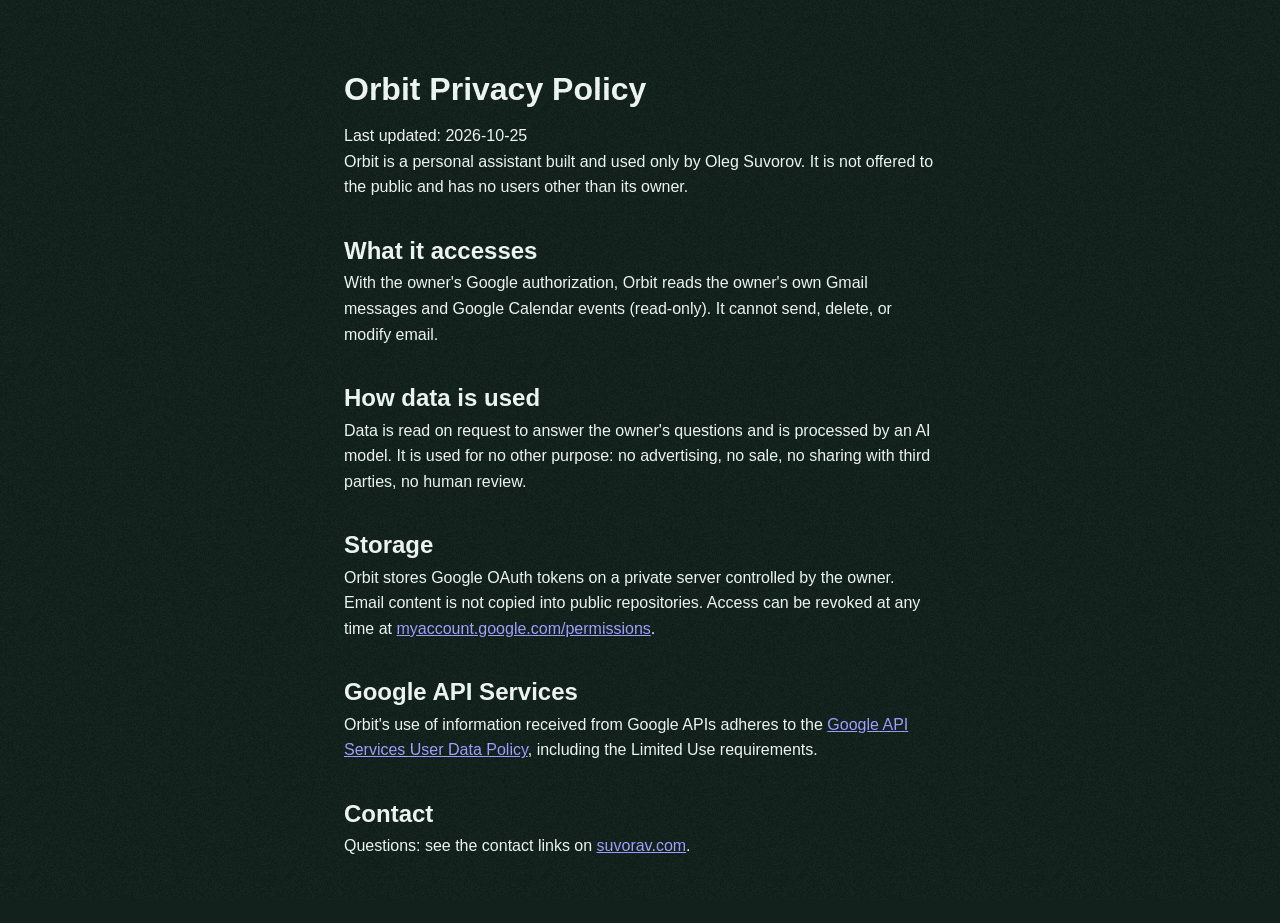
<file: orbit-privacy.html>
<!DOCTYPE html>
<html lang="en">

<head>
  <meta charset="UTF-8">
  <meta name="viewport" content="width=device-width, initial-scale=1.0">
  <link rel="icon" href="/favicon.ico" sizes="16x16 32x32 48x48">
  <meta name="robots" content="noindex">
  <title>Orbit Privacy Policy · Oleg Suvorov</title>
  <link rel="stylesheet" href="/styles.css?v=mirality-accent-2">
  <style>
    main.policy { max-width: 640px; margin: 0 auto; padding: 64px 24px; line-height: 1.6; }
    main.policy h1 { margin-bottom: 8px; }
    main.policy h2 { margin-top: 32px; }
  </style>
  <link rel="stylesheet" href="/round8.css?v=two-card-release">
</head>

<body>
  <main class="policy">
    <h1>Orbit Privacy Policy</h1>
    <p>Last updated: 2026-10-25</p>

    <p>Orbit is a personal assistant built and used only by Oleg Suvorov. It is not offered to the public and has no
      users other than its owner.</p>

    <h2>What it accesses</h2>
    <p>With the owner's Google authorization, Orbit reads the owner's own Gmail messages and Google Calendar events
      (read-only). It cannot send, delete, or modify email.</p>

    <h2>How data is used</h2>
    <p>Data is read on request to answer the owner's questions and is processed by an AI model. It is used for no other
      purpose: no advertising, no sale, no sharing with third parties, no human review.</p>

    <h2>Storage</h2>
    <p>Orbit stores Google OAuth tokens on a private server controlled by the owner. Email content is not copied into
      public repositories. Access can be revoked at any time at
      <a href="https://myaccount.google.com/permissions">myaccount.google.com/permissions</a>.</p>

    <h2>Google API Services</h2>
    <p>Orbit's use of information received from Google APIs adheres to the
      <a href="https://developers.google.com/terms/api-services-user-data-policy">Google API Services User Data
        Policy</a>, including the Limited Use requirements.</p>

    <h2>Contact</h2>
    <p>Questions: see the contact links on <a href="https://suvorav.com">suvorav.com</a>.</p>
  </main>
</body>

</html>
</file>
<file: styles.css>
* {
  margin: 0;
  padding: 0;
  box-sizing: border-box;
}

/* Neutral base with green brand accents — dark. */
:root {
  color-scheme: dark;
  --background: hsl(0 0% 3.9%);
  --foreground: hsl(0 0% 98%);
  --muted: hsl(0 0% 9%);
  --muted-fg: hsl(0 0% 68%);
  --border: hsl(0 0% 14.9%);
  --input: hsl(0 0% 14.9%);
  --primary: #15803d;
  --primary-fg: #ffffff;
  --accent: hsl(0 0% 14.9%);
  --accent-fg: hsl(0 0% 98%);
  --radius: 0.5rem;
  --accent-color: #4ade80;
}

/* Neutral base with green brand accents — light. */
[data-theme="light"] {
  color-scheme: light;
  --background: hsl(0 0% 100%);
  --foreground: hsl(0 0% 3.9%);
  --muted: hsl(0 0% 96.1%);
  --muted-fg: hsl(0 0% 42%);
  --border: hsl(0 0% 89.8%);
  --input: hsl(0 0% 89.8%);
  --primary: #16a34a;
  --primary-fg: #ffffff;
  --accent: hsl(0 0% 96.1%);
  --accent-fg: hsl(0 0% 9%);
  --accent-color: #15803d;
}

body {
  background: var(--background);
  color: var(--foreground);
  font-family: 'Inter', -apple-system, sans-serif;
  -webkit-font-smoothing: antialiased;
  line-height: 1.6;
}

/* ── Layout ── */
.container {
  max-width: 760px;
  margin: 0 auto;
  padding: 0 24px;
}

/* ── Nav ── */
nav {
  position: sticky;
  top: 0;
  z-index: 100;
  padding: 20px 0;
  border-bottom: 1px solid var(--border);
  background: color-mix(in srgb, var(--background) 80%, transparent);
  backdrop-filter: saturate(180%) blur(10px);
  -webkit-backdrop-filter: saturate(180%) blur(10px);
}

nav .container {
  display: flex;
  justify-content: space-between;
  align-items: center;
}

.nav-brand {
  text-decoration: none;
  display: flex;
  flex-direction: column;
  gap: 2px;
}

.nav-name-row {
  display: flex;
  align-items: center;
  gap: 6px;
}

.status-dot {
  position: relative;
  width: 8px;
  height: 8px;
  border-radius: 50%;
  background: var(--accent-color);
  flex-shrink: 0;
  cursor: pointer;
}

.status-dot::after {
  content: '';
  position: absolute;
  inset: -2px;
  border-radius: 50%;
  background: var(--accent-color);
  opacity: 0.25;
  animation: pulse 2s ease-in-out infinite;
}

@keyframes pulse {

  0%,
  100% {
    transform: scale(1);
    opacity: 0.25;
  }

  50% {
    transform: scale(1.6);
    opacity: 0;
  }
}

.status-tooltip {
  position: absolute;
  left: 14px;
  top: 50%;
  transform: translateY(-50%);
  background: var(--foreground);
  color: var(--background);
  font-size: 11px;
  font-weight: 500;
  white-space: nowrap;
  padding: 4px 8px;
  border-radius: 6px;
  pointer-events: none;
  opacity: 0;
  transition: opacity 0.15s;
}

.status-dot:hover .status-tooltip {
  opacity: 1;
}

.status-dot.active .status-tooltip {
  opacity: 1;
}

.nav-name {
  font-size: 14px;
  font-weight: 500;
  color: var(--foreground);
}

.nav-sub {
  font-size: 12px;
  color: var(--muted-fg);
  font-weight: 400;
}

.nav-links {
  display: flex;
  gap: 4px;
  list-style: none;
  align-items: center;
}

/* shadcn ghost button */
.nav-links a {
  font-size: 13px;
  font-weight: 500;
  color: var(--muted-fg);
  text-decoration: none;
  height: 28px;
  padding: 0 12px;
  border-radius: calc(var(--radius) - 2px);
  transition: background 0.15s, color 0.15s;
  display: inline-flex;
  align-items: center;
}

.nav-links a:hover {
  background: var(--accent);
  color: var(--accent-fg);
}

/* ── Contact dropdown ── */
.nav-contact {
  position: relative;
  margin-left: 4px;
}

.nav-contact-trigger {
  font-family: inherit;
  font-size: 13px;
  font-weight: 500;
  color: var(--muted-fg);
  background: transparent;
  border: none;
  -webkit-appearance: none;
  appearance: none;
  cursor: pointer;
  height: 28px;
  padding: 0 12px;
  border-radius: calc(var(--radius) - 2px);
  display: inline-flex;
  align-items: center;
  gap: 5px;
  transition: background 0.15s, color 0.15s;
}

.nav-contact-trigger:hover,
.nav-contact.open .nav-contact-trigger {
  background: var(--accent);
  color: var(--accent-fg);
}

.nav-contact-trigger .chevron {
  width: 13px;
  height: 13px;
  transition: transform 0.15s;
}

.nav-contact.open .nav-contact-trigger .chevron {
  transform: rotate(180deg);
}

.nav-contact-menu {
  position: absolute;
  top: calc(100% + 6px);
  right: 0;
  min-width: 264px;
  background: var(--background);
  border: 1px solid var(--border);
  border-radius: var(--radius);
  box-shadow: 0 8px 24px rgba(0, 0, 0, 0.12);
  padding: 6px;
  display: none;
  flex-direction: column;
  gap: 2px;
  z-index: 50;
}

.nav-contact.open .nav-contact-menu {
  display: flex;
}

/* rows inside the dropdown (email, linkedin, cv) */
.nav-contact-menu a,
.nav-contact-menu .copy-email {
  font-family: inherit;
  font-size: 13px;
  font-weight: 500;
  color: var(--foreground);
  background: transparent;
  border: none;
  -webkit-appearance: none;
  appearance: none;
  text-align: left;
  text-decoration: none;
  cursor: pointer;
  height: auto;
  padding: 9px 10px;
  border-radius: calc(var(--radius) - 2px);
  display: flex;
  align-items: center;
  justify-content: space-between;
  gap: 12px;
  width: 100%;
  transition: background 0.15s;
}

.nav-contact-menu a:hover,
.nav-contact-menu .copy-email:hover {
  background: var(--accent);
}

.nav-contact-menu svg {
  width: 15px;
  height: 15px;
  flex-shrink: 0;
  color: var(--muted-fg);
}

/* copy-email affordance — icon swaps to a green check on copy */
.copy-email .check-icon {
  display: none;
}

.copy-email.copied .copy-icon {
  display: none;
}

.copy-email.copied .check-icon {
  display: block;
  color: var(--accent-color);
}

.copy-email.copied .copy-email-label {
  color: var(--accent-color);
}

/* primary button (Book a call) — nav uses the compact xs size */
.nav-links a.nav-cta {
  color: var(--primary-fg);
  background: var(--primary);
  border: 1px solid transparent;
  border-radius: var(--radius);
  height: 28px;
  padding: 0 14px;
  display: inline-flex;
  align-items: center;
}

.nav-links a.nav-cta:hover {
  background: var(--primary);
  color: var(--primary-fg);
  opacity: 0.88;
}

/* ── Mobile burger menu ── */
.nav-burger {
  display: none;
  background: transparent;
  border: none;
  padding: 0;
  width: 28px;
  height: 28px;
  cursor: pointer;
  color: var(--foreground);
  align-items: center;
  justify-content: center;
  flex-shrink: 0;
}

.nav-burger svg {
  width: 24px;
  height: 24px;
  display: block;
}

.nav-burger .icon-close {
  display: none;
}

nav.menu-open .nav-burger .icon-open {
  display: none;
}

nav.menu-open .nav-burger .icon-close {
  display: block;
}

@media (max-width: 640px) {
  .nav-burger {
    display: inline-flex;
  }

  /* full-screen opaque menu — replaces page content instead of overlaying it */
  .nav-links {
    position: fixed;
    inset: 0;
    z-index: 1;
    flex-direction: column;
    align-items: stretch;
    gap: 2px;
    padding: 88px 24px 32px;
    background: var(--background);
    overflow-y: auto;
    display: none;
  }

  nav.menu-open .nav-links {
    display: flex;
  }

  /* while open: drop the nav's backdrop-filter so it no longer becomes the
     containing block for the fixed overlay (otherwise inset:0 sizes to the
     nav bar, not the viewport), and make the top bar opaque */
  nav.menu-open {
    background: var(--background);
    backdrop-filter: none;
    -webkit-backdrop-filter: none;
  }

  /* keep the name + close button above the overlay */
  .nav-brand,
  .nav-burger {
    position: relative;
    z-index: 2;
  }

  .nav-links a {
    height: auto;
    padding: 10px 12px;
    font-size: 15px;
    color: var(--foreground);
    border-radius: var(--radius);
  }

  /* mobile: Contacts is a collapsible, nested accordion inside the menu */
  .nav-contact {
    margin: 6px 0 0;
  }

  .nav-contact-trigger {
    display: inline-flex;
    width: 100%;
    height: auto;
    padding: 10px 12px;
    font-size: 15px;
    color: var(--foreground);
    justify-content: space-between;
    gap: 8px;
    border-radius: var(--radius);
  }

  .nav-contact-trigger .chevron {
    width: 16px;
    height: 16px;
  }

  .nav-contact-menu {
    position: static;
    display: none;
    min-width: 0;
    margin-left: 12px;
    border: none;
    box-shadow: none;
    padding: 0;
    background: transparent;
  }

  .nav-contact.open .nav-contact-menu {
    display: flex;
  }

  .nav-contact-menu a,
  .nav-contact-menu .copy-email {
    padding: 12px;
    font-size: 15px;
    gap: 10px;
  }

  /* verified on-device: the copy button needs 6px 8px to line up with the links */
  .nav-contact-menu .copy-email {
    padding: 6px 8px;
  }

  /* mobile: copy icon always visible — no hover to reveal it */
  .nav-contact-menu .copy-email .copy-icon {
    opacity: 1;
  }

  /* keep the address on one line and never push the icon off-screen */
  .nav-contact-menu .copy-email .copy-email-label {
    flex: 0 1 auto;
    font-size: 15px;
    min-width: 0;
    overflow: hidden;
    text-overflow: ellipsis;
    white-space: nowrap;
  }

  .nav-links a.nav-cta {
    align-self: flex-start;
    margin-top: 10px;
    white-space: nowrap;
    padding: 0 14px;
  }
}

/* Sticky footer: short pages keep the footer at the bottom of the viewport */
body { min-height: 100vh; display: flex; flex-direction: column; }
main { flex: 1 0 auto; }
footer .container { flex-wrap: wrap; row-gap: 8px; }
.footer-name { white-space: nowrap; }

/* Open-to-work dot sits next to "For recruiters"; tooltip opens below it */
.nav-recruiters a { display: inline-flex; align-items: center; gap: 8px; }
.nav-recruiters a:hover .status-tooltip { opacity: 1; }
.nav-recruiters .status-tooltip { left: 50%; top: calc(100% + 12px); transform: translateX(-50%); }
</file>
<file: round8.css>
/* Round 8 presentation for the production markup. */
:root {
  /* Palette */
  --ink: #00140d;
  --dark-surface: #12211c;
  --paper: #ecf3f1;
  --white: #fff;
  --forest: #1c332c;
  --deep-sage: #243832;
  --mist: #c0c9c6;
  --mint: #4cbf95;
  --brand-green: #008055;
  --link-green: #007a50;
  --sage: #4e7064;
  --deep-green: #39594e;
  --pale-sage: #f0f5f3;
  --off-white: #f7faf9;
  --burnt-orange: #b54b12;
  --light-orange: #ffac70;

  /* Theme roles. These also feed the production component styles. */
  --background: var(--dark-surface);
  --foreground: var(--paper);
  --muted: var(--forest);
  --muted-fg: var(--mist);
  --footer-meta-fg: var(--muted-fg);
  --border: color-mix(in srgb, var(--foreground) 15%, transparent);
  --input: color-mix(in srgb, var(--foreground) 45%, transparent);
  --primary: var(--mint);
  --primary-fg: var(--ink);
  --accent: var(--deep-sage);
  --accent-fg: var(--foreground);
  --accent-color: var(--primary);
  --status-dot: var(--light-orange);
  --grain-mode: overlay;
  --grain-opacity: .18;
  --card-grain-opacity: .08;
}

[data-theme="light"] {
  --background: var(--paper);
  --foreground: var(--ink);
  --muted: var(--off-white);
  --muted-fg: var(--sage);
  --footer-meta-fg: var(--deep-green);
  --input: color-mix(in srgb, var(--foreground) 50%, transparent);
  --primary: var(--brand-green);
  --primary-fg: var(--white);
  --accent: var(--pale-sage);
  --accent-color: var(--link-green);
  --status-dot: var(--burnt-orange);
  --grain-mode: multiply;
  --grain-opacity: .11;
  --card-grain-opacity: .05;
}

.status-dot,
.status-dot::after {
  background: var(--status-dot);
}

.nav-sub,
.nav-links > li > a:not(.nav-cta, :hover),
.nav-contact-trigger:not(:hover, [aria-expanded="true"]),
.home .hero-bio,
.home .opt-desc,
.rec-sub,
.career-intro,
.work-description,
.notes-about,
.case-summary {
  color: var(--foreground);
}

.pin-progress-fill {
  background: var(--accent-color);
}

footer .footer-name {
  color: var(--footer-meta-fg);
}

footer .footer-links a {
  color: var(--foreground);
}

body::before,
body:has(.home .options) > nav::after,
.home .options a::after {
  content: "";
  inset: 0;
  pointer-events: none;
  background: url("/img/grain.png") repeat;
  opacity: var(--grain-opacity);
  mix-blend-mode: var(--grain-mode);
}

body::before {
  position: fixed;
  z-index: 300;
}

/* Cards sit above the page grain. The sticky header still sits above the cards. */
body:has(.home .options) > nav {
  z-index: 302;
}

body:has(.home .options) > nav::after,
.home .options a::after {
  position: absolute;
}

.home .options a::after {
  opacity: var(--card-grain-opacity);
}

.home .options a {
  position: relative;
  z-index: 301;
  overflow: hidden;
  padding: 0 0 20px;
  background: var(--paper);
  color: var(--ink);
  border: 1px solid var(--border);
}

.rec-link {
  background: transparent;
  color: var(--foreground);
  border-color: var(--input);
}

.rec-link svg {
  color: inherit;
}

.rec-link:is(:hover, :focus-visible) {
  background: var(--primary);
  border-color: var(--primary);
  color: var(--primary-fg);
}

.home .options a::before {
  content: "";
  position: absolute;
  inset: 0;
  z-index: 1;
  pointer-events: none;
  background: var(--ink);
  opacity: 0;
}

.home .options a:is(:hover, :focus-visible)::before {
  opacity: .08;
}

@media (prefers-reduced-motion: no-preference) {
  .home .options a::before {
    transition: opacity .15s ease;
  }
}

.home .opt-arrow {
  color: inherit;
  visibility: hidden;
}

.home .options a:is(:hover, :focus-visible) .opt-arrow {
  visibility: visible;
}

.home .options a:focus-visible,
.rec-link:focus-visible {
  outline: 2px solid var(--accent-color);
  outline-offset: 3px;
}

.option-photo {
  width: 100%;
  aspect-ratio: 3 / 2;
  object-fit: cover;
  mask-image: linear-gradient(to bottom, #000 91%, transparent);
}

.home .options .opt-title {
  padding-inline: 20px;
}
</file>
